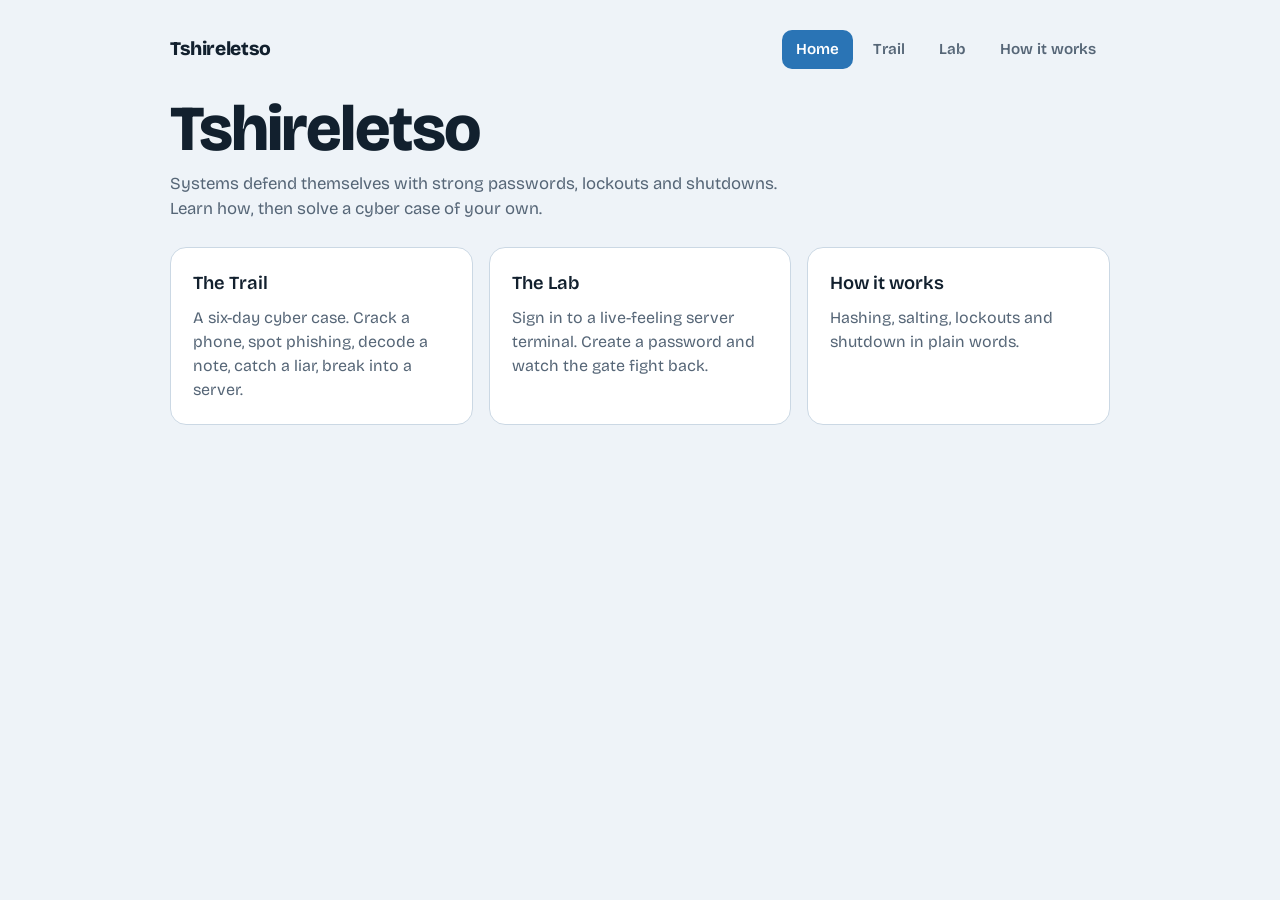
<file: index.html>
<!DOCTYPE html>
<html lang="en">
<head>
<meta charset="utf-8">
<meta name="viewport" content="width=device-width, initial-scale=1, viewport-fit=cover">
<title>Tshireletso</title>
<link rel="preconnect" href="https://fonts.googleapis.com">
<link rel="preconnect" href="https://fonts.gstatic.com" crossorigin>
<link href="https://fonts.googleapis.com/css2?family=Bricolage+Grotesque:wght@400;600;800&family=JetBrains+Mono:wght@400;600&display=swap" rel="stylesheet">
<link rel="stylesheet" href="style.css">
</head>
<body>
<main>
 <header class="top">
  <a class="brand" href="#home">Tshireletso</a>
  <nav aria-label="Pages"><a href="#home">Home</a><a href="#trail">Trail</a><a href="#lab">Lab</a><a href="#learn">How it works</a></nav>
 </header>

 <section class="page" id="p-home">
  <h1>Tshireletso</h1>
  <p class="lead">Systems defend themselves with strong passwords, lockouts and shutdowns. Learn how, then solve a cyber case of your own.</p>
  <div class="cards">
   <a href="#trail"><h2>The Trail</h2><p>A six-day cyber case. Crack a phone, spot phishing, decode a note, catch a liar, break into a server.</p></a>
   <a href="#lab"><h2>The Lab</h2><p>Sign in to a live-feeling server terminal. Create a password and watch the gate fight back.</p></a>
   <a href="#learn"><h2>How it works</h2><p>Hashing, salting, lockouts and shutdown in plain words.</p></a>
  </div>
 </section>

 <div class="page" id="p-trail" hidden>
  <ol class="map" id="map" aria-label="Case progress"></ol>
  <div class="g2">
   <section class="panel" aria-labelledby="s-title">
    <p class="kicker" id="s-kick"></p>
    <h2 id="s-title"></h2>
    <div id="s-story"></div>
    <div class="meter" id="s-meter" role="img" aria-label="Wrong codes so far"></div>
    <div class="play" id="s-play"></div>
    <p class="status" id="s-status" role="status"></p>
    <div class="row"><button id="s-hint" class="alt" type="button"></button><button id="s-next" type="button" hidden>Next day</button></div>
   </section>
   <section class="panel"><h2>Evidence</h2><ul class="chips" id="ev"></ul><p class="note" id="s-score"></p></section>
  </div>
 </div>

 <div class="page" id="p-lab" hidden>
  <div class="term" id="term">
   <div class="tbar"><span>ssh admin@10.0.4.17</span><span id="t-fail">failed 0/9</span></div>
   <div class="tbody" id="t-out" role="log" aria-live="polite"></div>
   <label class="tin"><span id="t-ps"></span><input id="t-cmd" type="text" autocomplete="off" autocapitalize="off" spellcheck="false" aria-label="Terminal input"></label>
  </div>
  <p class="note">A simulated server for learning. Try: help, genpass, login, attack, fast.</p>
 </div>

 <div class="page learn" id="p-learn" hidden>
  <section class="panel">
   <h2>What the gate does</h2>
   <ol>
    <li>It builds a password with the browser’s secure random generator.</li>
    <li>It keeps only a salted PBKDF2 hash, never the password itself.</li>
    <li>Each login guess is hashed the same way and compared with the stored hash.</li>
    <li>Failures are logged. Every 3rd one locks the gate, and the 9th halts the system.</li>
   </ol>
   <h2>Why it works</h2>
   <p>A computer can try thousands of guesses a second. Lockouts cut that to a handful a minute, so a quick attack becomes one that takes years.</p>
   <h2>Where it falls short</h2>
   <p>Halting everything lets anyone take the system offline by failing on purpose. Real systems lock one account, add delays and alert the owner. This demo also counts failures in your browser, where a real gate would count them on a server.</p>
   <h2>What the Trail teaches</h2>
   <p>Check the sender’s domain, distrust urgency, never give a password by email, and never use a birthday as a passcode. Test only systems you have written permission to test.</p>
  </section>
 </div>
</main>

<div class="off" id="off" role="alertdialog" aria-modal="true" aria-labelledby="off-t">
 <div><div class="bar"></div><h2 id="off-t">Device wiped</h2><p id="off-p"></p><button id="off-b" type="button">Try this day again</button></div>
</div>

<script src="core.js"></script>
<script src="trail.js"></script>
<script src="lab.js"></script>
<script src="main.js"></script>
</body>
</html>
</file>
<file: style.css>
:root{
 --bg:#eef3f8;--surface:#fff;--ink:#12202e;--muted:#566677;--line:#cbd8e4;--track:#dbe6f0;
 --accent:#2a74b5;--accent-ink:#fff;--danger:#c4352f;--ok:#17805a;
 --tbg:#07101a;--tbar:#0d1b2a;--tfg:#cfe3f5;--tbad:#ff7b72;--tok:#4fd1a0;--twarn:#e3b341;
 --sans:"Bricolage Grotesque",system-ui,-apple-system,"Segoe UI",sans-serif;
 --mono:"JetBrains Mono",ui-monospace,Menlo,Consolas,monospace;
 box-sizing:border-box;padding-top:env(safe-area-inset-top,0px);padding-bottom:env(safe-area-inset-bottom,0px);
}
@media (prefers-color-scheme:dark){:root:not([data-theme="light"]){
 --bg:#0c1722;--surface:#132333;--ink:#e8f0f7;--muted:#8fa3b6;--line:#25384b;--track:#1d3145;
 --accent:#75aadb;--accent-ink:#0c1722;--danger:#ff6b63;--ok:#4fd1a0;color-scheme:dark}}
:root[data-theme="dark"]{
 --bg:#0c1722;--surface:#132333;--ink:#e8f0f7;--muted:#8fa3b6;--line:#25384b;--track:#1d3145;
 --accent:#75aadb;--accent-ink:#0c1722;--danger:#ff6b63;--ok:#4fd1a0;color-scheme:dark}
html{scroll-padding-top:env(safe-area-inset-top,0px)}
*,*::before,*::after{box-sizing:border-box}
[hidden]{display:none!important}
body{margin:0;background:var(--bg);color:var(--ink);font-family:var(--sans);line-height:1.5}
main{max-width:980px;margin:0 auto;padding:30px 20px 48px}
h1{font-size:clamp(2.4rem,8vw,4rem);font-weight:800;letter-spacing:-.03em;line-height:1;margin:0 0 10px}
h2{font-size:1.15rem;font-weight:600;margin:0 0 14px}
.lead{color:var(--muted);max-width:58ch;margin:0 0 26px;font-size:1.05rem}
.top{display:flex;justify-content:space-between;align-items:center;gap:16px;flex-wrap:wrap;margin:0 0 28px}
.brand{font-weight:800;font-size:1.2rem;letter-spacing:-.02em;color:var(--ink);text-decoration:none}
.top nav{display:flex;gap:6px;flex-wrap:wrap}
.top nav a{padding:8px 14px;border-radius:10px;color:var(--muted);text-decoration:none;font-weight:600;font-size:.95rem}
.top nav a[aria-current="page"]{background:var(--accent);color:var(--accent-ink)}
.cards{display:grid;gap:16px}
@media(min-width:780px){.cards{grid-template-columns:repeat(3,1fr)}.g2{grid-template-columns:1.6fr 1fr}}
.cards a{display:block;background:var(--surface);border:1px solid var(--line);border-radius:16px;padding:22px;color:var(--ink);text-decoration:none}
.cards a:hover{border-color:var(--accent)}
.cards h2{margin:0 0 8px}.cards p{margin:0;color:var(--muted)}
.panel{background:var(--surface);border:1px solid var(--line);border-radius:16px;padding:22px}
.g2{display:grid;gap:20px}
.note{color:var(--muted);font-size:.9rem;margin:12px 0 0}
button{font:inherit;font-weight:600;border:0;border-radius:10px;padding:11px 18px;cursor:pointer;background:var(--accent);color:var(--accent-ink)}
button.alt{background:transparent;color:var(--ink);border:1px solid var(--line)}
button:disabled,input:disabled{opacity:.5;cursor:not-allowed}
:focus-visible{outline:3px solid var(--accent);outline-offset:2px}
.map{list-style:none;display:flex;margin:0 0 22px;padding:0}
.map li{flex:1;text-align:center;font-size:.8rem;color:var(--muted);position:relative}
.map li::before{content:"";display:block;width:26px;height:26px;margin:0 auto 6px;border-radius:50%;border:2px solid var(--line);background:var(--surface)}
.map li::after{content:"";position:absolute;top:12px;left:calc(50% + 17px);right:calc(-50% + 17px);height:2px;background:var(--line)}
.map li:last-child::after{display:none}
.map li.done::before{background:var(--ok);border-color:var(--ok)}.map li.done::after{background:var(--ok)}
.map li.now::before{background:var(--accent);border-color:var(--accent)}.map li.now{color:var(--ink);font-weight:600}
.kicker{color:var(--accent);font-weight:600;font-size:.9rem;margin:0 0 4px}
.msg{border-left:3px solid var(--accent);padding:2px 0 2px 12px;margin:0 0 12px}
.msg b{display:block;font-size:.85rem;color:var(--muted)}
.play form{display:flex;gap:10px;flex-wrap:wrap;margin:14px 0 0}
.play form>div{flex:1 1 100%}
.play input[type=text]{flex:1;min-width:160px;font:inherit;font-family:var(--mono);font-size:1.1rem;padding:12px 14px;border-radius:10px;border:1px solid var(--line);background:var(--bg);color:var(--ink)}
.opt{display:flex;gap:10px;align-items:flex-start;padding:10px 12px;border:1px solid var(--line);border-radius:10px;margin:0 0 8px;cursor:pointer}
.opt input{margin-top:5px;accent-color:var(--accent)}
.who{display:flex;gap:10px;flex-wrap:wrap;margin-top:14px}
.status{min-height:1.5em;margin:12px 0 0;font-weight:600}.bad{color:var(--danger)}.ok{color:var(--ok)}
.row{display:flex;gap:10px;flex-wrap:wrap;margin-top:8px}
.chips{list-style:none;margin:0;padding:0;display:grid;gap:8px}
.chips li{padding:8px 12px;border:1px solid var(--line);border-radius:10px;font-size:.92rem}
.chips:empty::before{content:"Nothing yet. Solve a day to collect evidence.";color:var(--muted);font-size:.92rem}
.meter{display:flex;gap:14px;margin:14px 0 4px}
.meter div{display:flex;gap:4px;flex:1}
.meter i{flex:1;height:12px;border-radius:3px;background:var(--track)}.meter i.x{background:var(--danger)}
.glog{list-style:none;margin:14px 0 0;padding:0;font-family:var(--mono)}
.glog li{display:flex;align-items:center;gap:14px;padding:8px 0;border-top:1px solid var(--line);letter-spacing:.2em}
.glog small{margin-left:auto;font-family:var(--sans);letter-spacing:0;color:var(--muted);font-size:.85rem}
.pegs{display:flex;gap:5px}.pg{width:14px;height:14px;border-radius:50%;border:2px solid var(--accent)}.pg.e{background:var(--accent)}
.term{background:var(--tbg);color:var(--tfg);border:1px solid var(--line);border-radius:14px;font-family:var(--mono);font-size:.9rem;overflow:hidden}
.term:focus-within{outline:3px solid var(--accent);outline-offset:2px}
.tbar{display:flex;justify-content:space-between;gap:12px;padding:10px 14px;background:var(--tbar);color:#8fa3b6;font-size:.8rem}
.tbody{padding:14px 14px 4px;height:min(58vh,480px);overflow-y:auto}
.tl{white-space:pre-wrap;word-break:break-word;min-height:1.45em}
.tl.bad{color:var(--tbad)}.tl.ok{color:var(--tok)}.tl.warn{color:var(--twarn)}
.tin{display:flex;padding:4px 14px 14px;margin:0;font-weight:400}
.tin span{white-space:pre;color:#75aadb}
.tin input{flex:1;min-width:0;background:transparent;border:0;color:inherit;font:inherit;padding:0;outline:0}
.learn p,.learn li{max-width:62ch}.learn ol{margin:0 0 22px;padding-left:20px}.learn p{margin:0 0 22px}
.off{position:fixed;inset:0;z-index:10;background:#000;color:#fff;display:grid;place-items:center;text-align:center;padding:24px;opacity:0;visibility:hidden;transition:opacity .9s,visibility .9s}
.off.on{opacity:1;visibility:visible}
.off h2{font-size:clamp(1.8rem,6vw,3rem);font-weight:800;margin:0 0 10px}
.off p{max-width:44ch;margin:0 auto 24px;color:#b8c7d6}
.off .bar{width:min(320px,70vw);height:3px;background:#75aadb;margin:0 auto 28px}
.off button{background:#75aadb;color:#0c1722}
@media(prefers-reduced-motion:reduce){.off{transition:none}}
</file>
